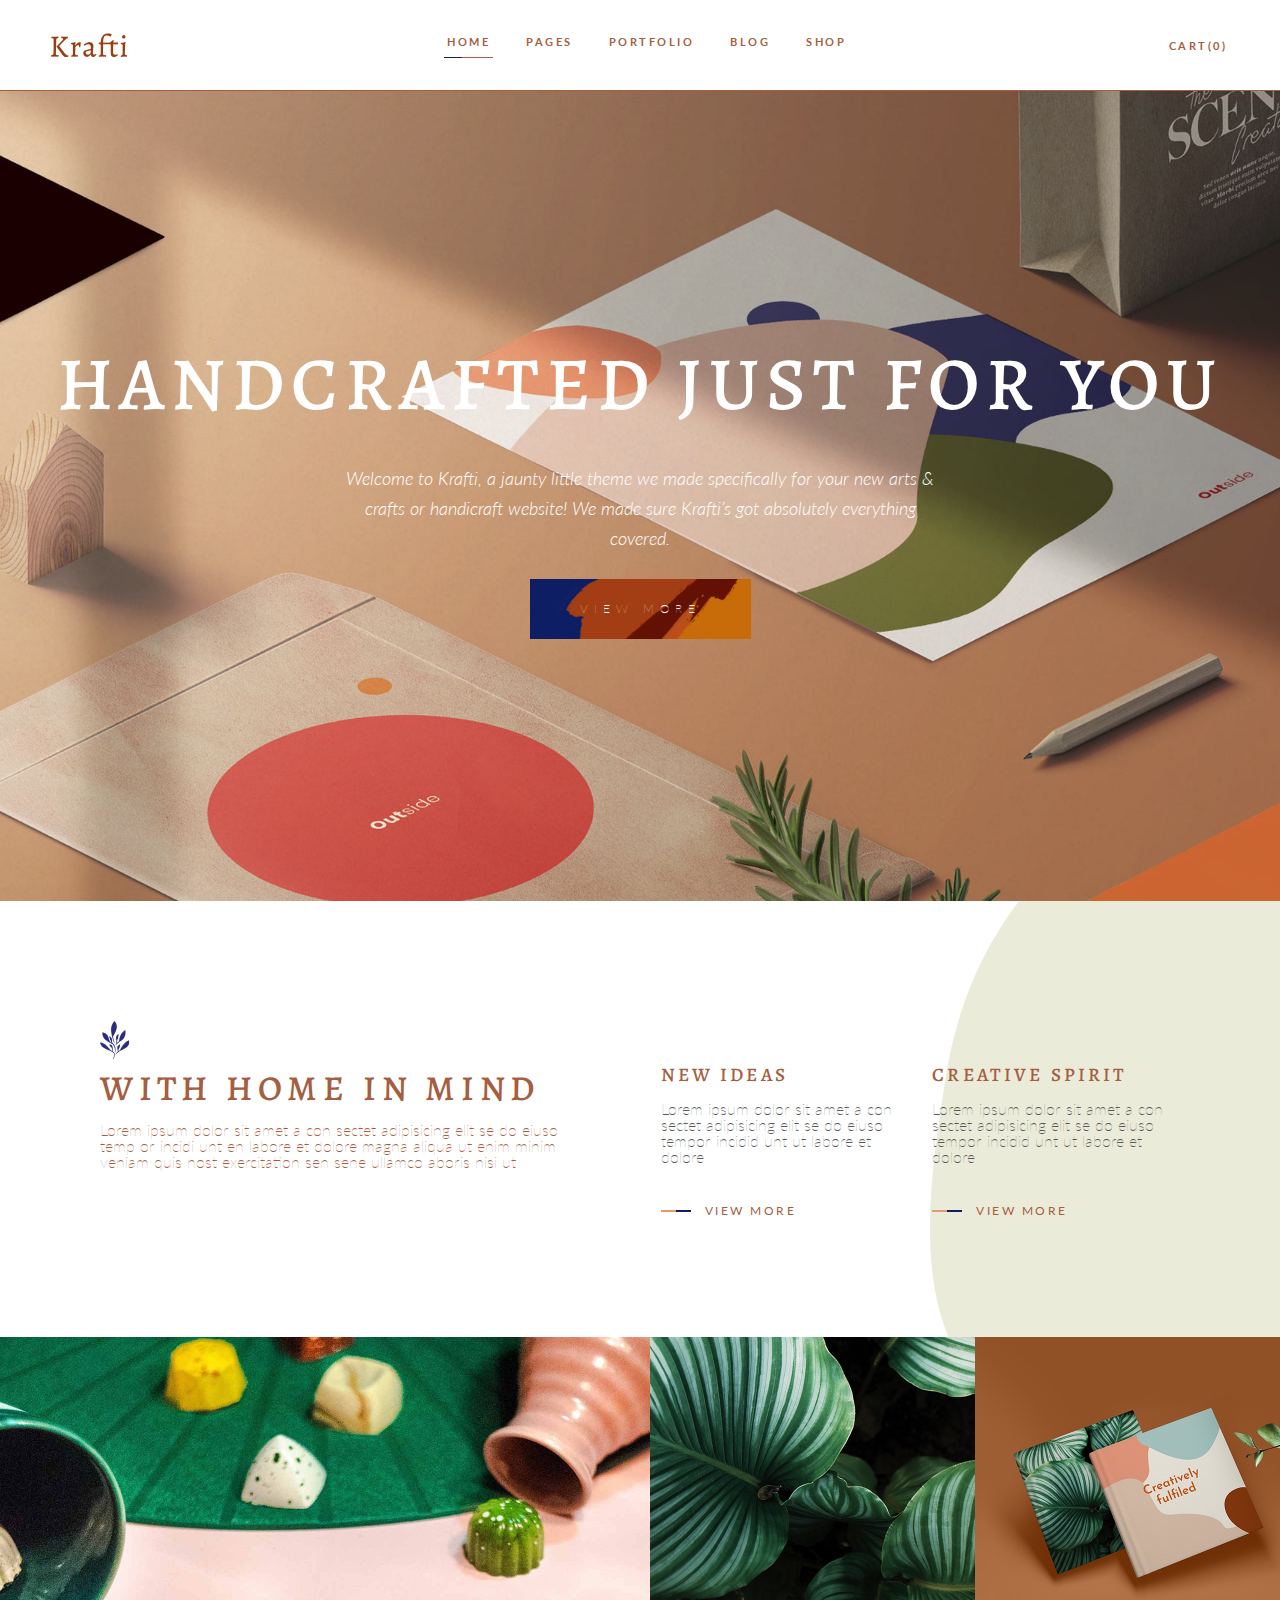
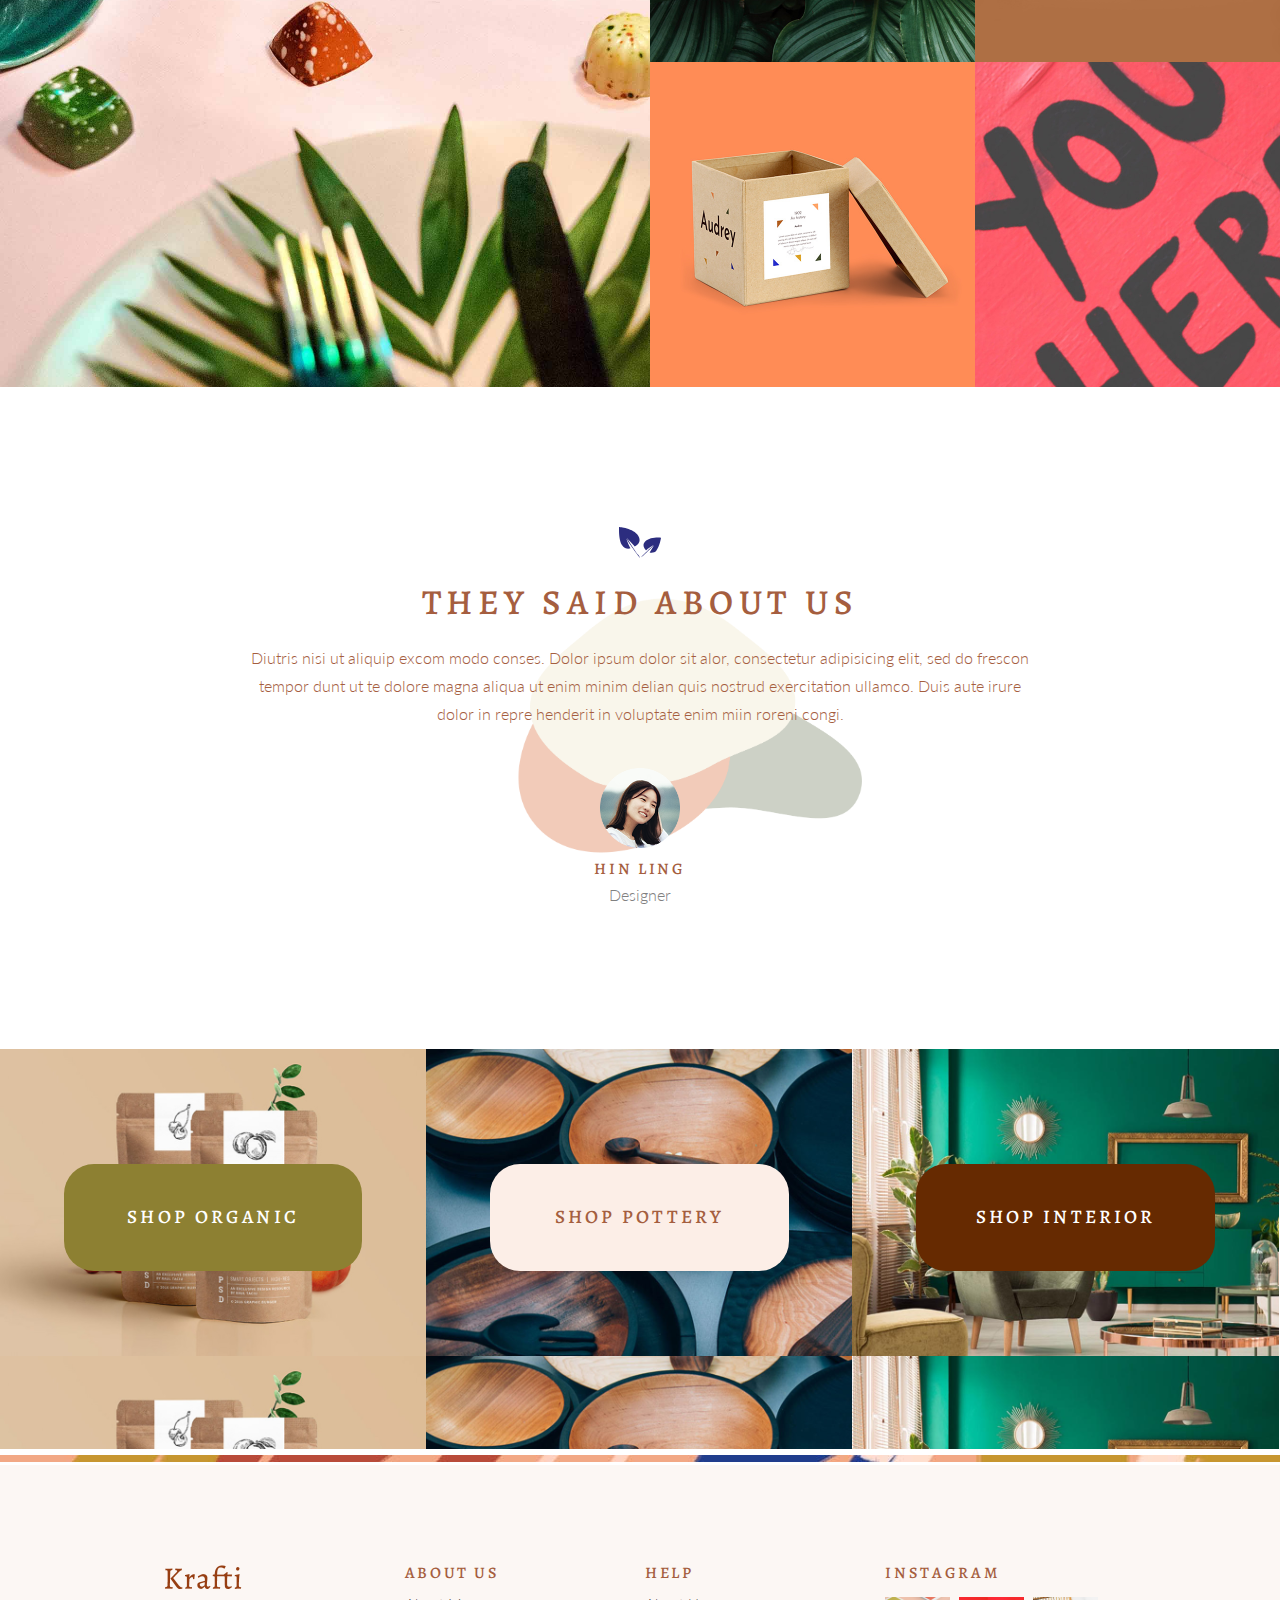
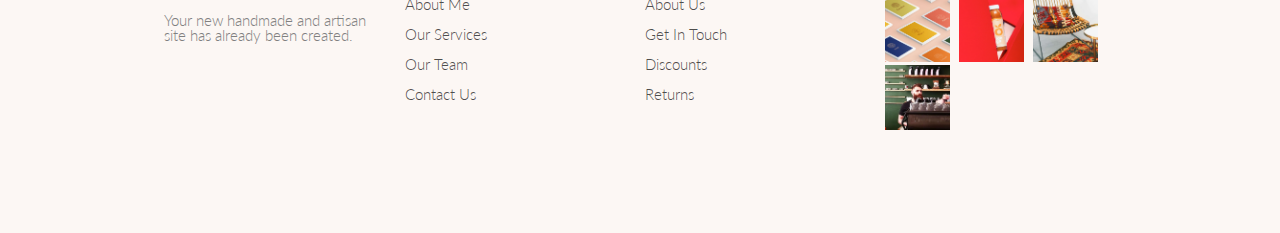
<file: Assignment_1/index.html>
<!DOCTYPE html>
<html lang="en" dir="ltr">
  <head>
    <meta charset="utf-8">
    <title>Krafti</title>
    <link rel="stylesheet" href="reset.css">
    <link rel="stylesheet" href="main.css">
  </head>
  <body>
    <header>
      <img src="images/main-logo.png" alt="Krafti Website Logo" height="25">
      <nav>
        <section class="menuitem active">
          <a href="">HOME</a>
          <div class="underline">
            <span></span>
            <span></span>
          </div>
        </section>
        <section class="menuitem">
          <a href="">PAGES</a>
          <div class="underline">
            <span></span>
            <span></span>
          </div>
        </section>
        <section class="menuitem">
          <a href="">PORTFOLIO</a>
          <div class="underline">
            <span></span>
            <span></span>
          </div>
        </section>
        <section class="menuitem dropdown">
          <a href="">BLOG</a>
          <div class="underline">
            <span></span>
            <span></span>
          </div>
          <section class="submenu">
            <p>First Option</p>
            <p>Second Option</p>
            <p>Third Option</p>
            <p>Fourth Option</p>
          </section>
        </section>
        <section class="menuitem">
          <a href="">SHOP</a>
          <div class="underline">
            <span></span>
            <span></span>
          </div>
        </section>
      </nav>
      <section class="menuitem">
        <a href="">CART(0)</a>
      </section>
    </header>

    <section id="banner">
      <h1>HANDCRAFTED JUST FOR YOU</h1>
      <p>Welcome to Krafti, a jaunty little theme we made specifically for your new arts & crafts or handicraft website! We made sure Krafti’s got absolutely everything covered.</p>
      <a href="">VIEW MORE</a>
    </section>

    <section id="about">
        <div id="aboutmain">
          <img src="svg/leaf.svg" alt="Leaf Icon">
          <h2>WITH HOME IN MIND</h2>
          <p>Lorem ipsum dolor sit amet a con sectet adipisicing elit se do eiuso temp or incidi unt en labore et dolore magna aliqua ut enim minim veniam quis nost exercitation sen sene ullamco aboris nisi ut</p>
        </div>
        <div id="aboutsub">
          <div>
            <h4>NEW IDEAS</h4>
            <p>Lorem ipsum dolor sit amet a con sectet adipisicing elit se do eiuso tempor incidid unt ut labore et dolore</p>
            <a class="animating Link" href="">
              <div>
                <span></span>
                <span></span>
                <span></span>
              </div>View More
            </a>
          </div>
          <div>
            <h4>CREATIVE SPIRIT</h4>
            <p>Lorem ipsum dolor sit amet a con sectet adipisicing elit se do eiuso tempor incidid unt ut labore et dolore</p>
            <a class="animating Link" href="">
              <div>
                <span></span>
                <span></span>
                <span></span>
              </div>View More
            </a>
          </div>
        </div>
      </section>

    <section id="collage">
      <div id="largeCollage">
        <span>
          <h6>Organic Raw</h6>
          <p>Handmade</p>
        </span>
      </div>
      <div id="smallCollage">
        <div>
          <span>
            <h6>Organic Raw</h6>
            <p>Handmade</p>
          </span>
        </div>
        <div>
          <span>
            <h6>Organic Raw</h6>
            <p>Handmade</p>
          </span>
        </div>
        <div>
          <span>
            <h6>Organic Raw</h6>
            <p>Handmade</p>
          </span>
        </div>
        <div>
          <span>
            <h6>Organic Raw</h6>
            <p>Handmade</p>
          </span>
        </div>
      </div>
    </section>
  </section>

  <section id="review">
    <img src="svg/leaf2.svg" alt="Leaf Icon">
    <h2>They said about us</h2>
    <p>Diutris nisi ut aliquip excom modo conses. Dolor ipsum dolor sit alor, consectetur adipisicing elit, sed do frescon tempor dunt ut te dolore magna aliqua ut enim minim delian quis nostrud exercitation ullamco. Duis aute irure dolor in repre henderit in voluptate enim miin roreni congi.</p>
    <div id="profile">
      <img src="images/testimonials_user.png" alt="Customer Image" height="80px" />
      <h4>HIN LING</h4>
      <p>Designer</p>
    </div>
  </section>

  <section id="shopmenu">
    <div>
      <span>SHOP ORGANIC</span>
    </div>
    <div>
      <span>SHOP POTTERY</span>
    </div>
    <div>
      <span>SHOP INTERIOR</span>
    </div>
  </section>

  <section>
    <img src="./images/product_top.jpeg" alt="">
  </section>

  <footer>
    <section id="logoFooter">
      <img src="images/main-logo.png" alt="Krafti Logo" height="25" />
      <p>Your new handmade and artisan site has already been created.</p>
    </section>
    <section>
      <h5>About Us</h5>
      <p>About Me</p>
      <p>Our Services</p>
      <p>Our Team</p>
      <p>Contact Us</p>
    </section>
    <section>
      <h5>Help</h5>
      <p>About Us</p>
      <p>Get In Touch</p>
      <p>Discounts</p>
      <p>Returns</p>
    </section>
    <section>
      <h5>Instagram</h5>
      <div>
        <img src="images/footer1.jpeg" alt="Insta" height="65px">
        <img src="images/footer2.jpeg" alt="Insta" height="65px">
        <img src="images/footer3.jpeg" alt="Insta" height="65px">
        <img src="images/footer4.jpeg" alt="Insta" height="65px">
      </div>
    </section>
  </footer>

  </body>
</html>
</file>
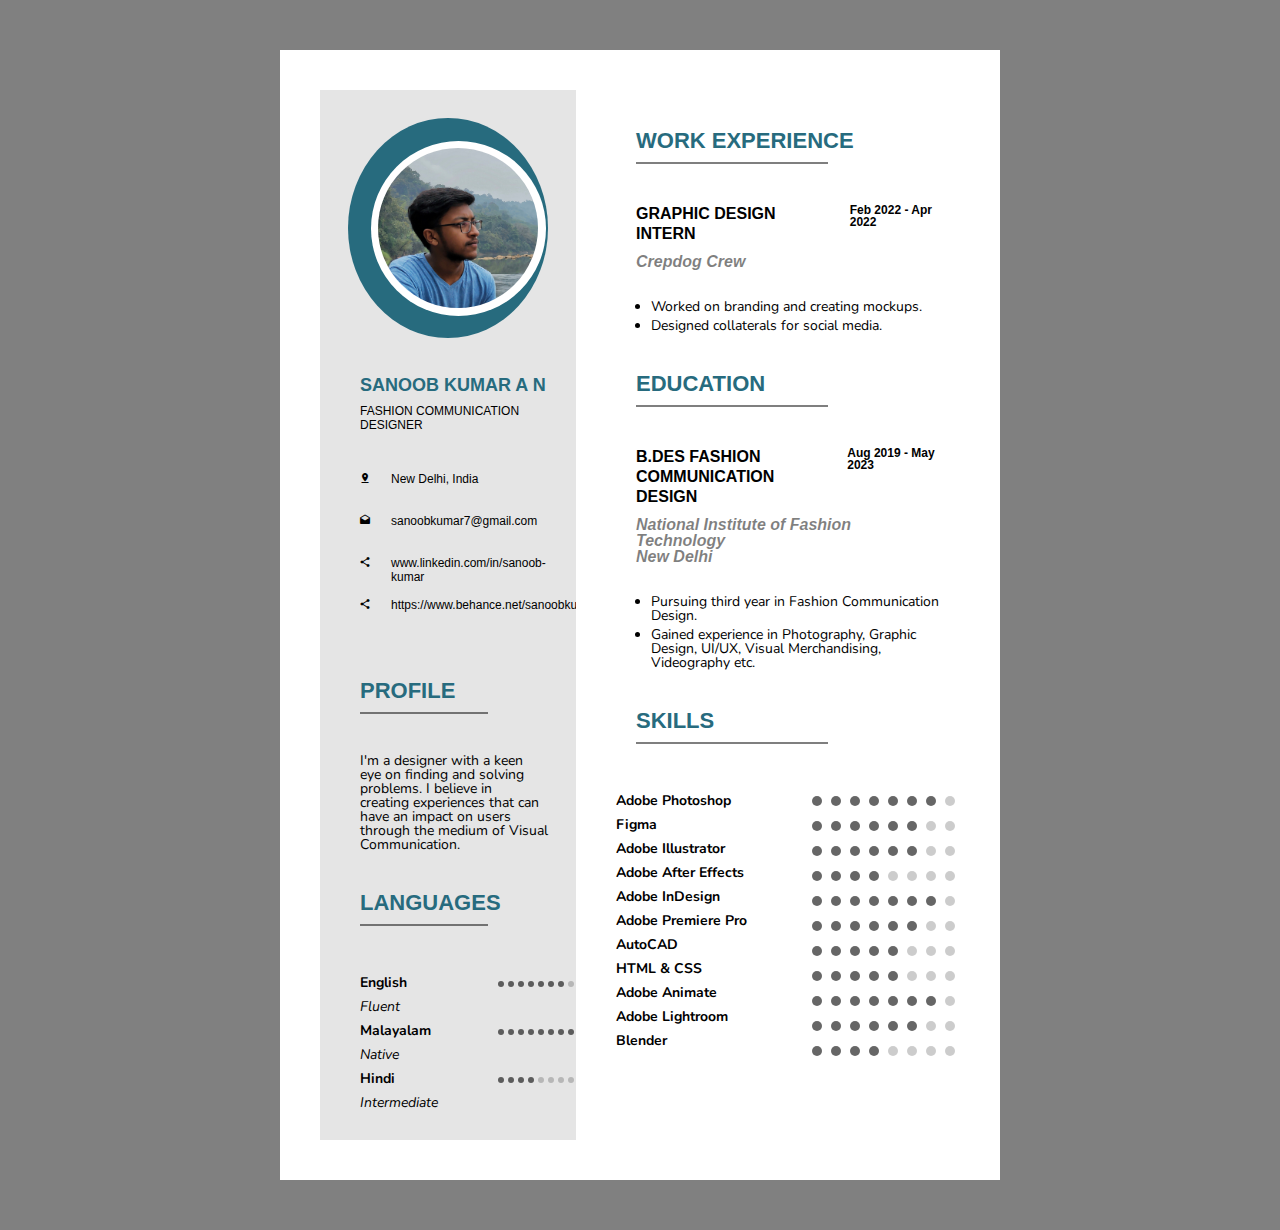
<file: Assignment_2/index.html>
<!DOCTYPE html>
<html lang="en" dir="ltr">
  <head>
    <meta charset="utf-8">
    <title>Resume</title>
    <link rel="stylesheet" href="reset.css">
    <link rel="stylesheet" href="main.css">
    <link rel="stylesheet" href="https://fonts.googleapis.com/icon?family=Material+Icons">
  </head>
  <body style="background-color:grey;">
    <header></header>
    <section class="mainpage">

<!-- LEFT CONTAINER -->
      <div class="leftcontainer">
        <div class="profilecontainer">
          <span class="bluecircle"></span>
          <span class="whitecircle"></span>
          <img src="./images/profile.jpg" alt="Profile Photo">
        </div>
        <h2 class="name">SANOOB KUMAR A N</h2>
        <h2 class="designation">FASHION COMMUNICATION DESIGNER</h2>
        <div class="aboutsection">
          <div class="about">
            <i class="material-icons" style="font-size:12px;">pin_drop</i>
            <h2 class="designation2">New Delhi, India</h2>
          </div>
          <div class="about">
            <i class="material-icons" style="font-size:12px;">drafts</i>
            <h2 class="designation2">sanoobkumar7@gmail.com</h2>
          </div>
          <div class="about">
            <i class="material-icons" style="font-size:12px;">share</i>
            <h2 class="designation2">www.linkedin.com/in/sanoob-kumar</h2>
          </div>
          <div class="about">
            <i class="material-icons" style="font-size:12px;">share</i>
            <h2 class="designation2">https://www.behance.net/sanoobkumar1</h2>
          </div>
        </div>
        <h2 class="heading2" >PROFILE</h2>
        <div class="underline2">
          <span></span>
        </div>
        <h2 class="profileabout">I'm a designer with a keen <br>
eye on finding and solving <br>
problems. I believe in <br>
creating experiences that can <br>
have an impact on users <br>
through the medium of Visual <br>
Communication.</h2>
      <h2 class="heading2" >LANGUAGES</h2>
      <div class="underline2">
        <span></span>
      </div>
      <div class="languagelist">
        <div class="languages">
          <h2 class="lname" >English</h2>
          <h2 class="llevel" >Fluent</h2>
          <h2 class="lname" >Malayalam</h2>
          <h2 class="llevel" >Native</h2>
          <h2 class="lname" >Hindi</h2>
          <h2 class="llevel" >Intermediate</h2>
        </div>
        <div class="skillstars">
          <div class="lstar1">
            <span class="dot1"></span>
            <span class="dot1"></span>
            <span class="dot1"></span>
            <span class="dot1"></span>
            <span class="dot1"></span>
            <span class="dot1"></span>
            <span class="dot1"></span>
            <span class="emptydot1"></span>
          </div>
          <div class="emptyarea">
            <span class="dotblank"></span>
          </div>
          <div class="lstar2">
            <span class="dot1"></span>
            <span class="dot1"></span>
            <span class="dot1"></span>
            <span class="dot1"></span>
            <span class="dot1"></span>
            <span class="dot1"></span>
            <span class="dot1"></span>
            <span class="dot1"></span>
          </div>
          <div class="emptyarea">
            <span class="dotblank"></span>
          </div>
          <div class="lstar3">
            <span class="dot1"></span>
            <span class="dot1"></span>
            <span class="dot1"></span>
            <span class="dot1"></span>
            <span class="emptydot1"></span>
            <span class="emptydot1"></span>
            <span class="emptydot1"></span>
            <span class="emptydot1"></span>
          </div>
      </div>
      </div>
    </div>


<!-- RIGHT CONTAINER -->
      <div class="rightcontainer">
        <h2 class="heading" >WORK EXPERIENCE</h2>
        <div class="underline">
          <span></span>
        </div>
        <div class="roleanddate">
            <h2 class="role">GRAPHIC DESIGN INTERN</h2>
            <h2 class="date">Feb 2022 - Apr 2022</h2>
        </div>
        <h2 class="company">Crepdog Crew</h2>
        <ul>
          <li>Worked on branding and creating mockups.</li>
          <li>Designed collaterals for social media.</li>
        </ul>

        <h2 class="heading" >EDUCATION</h2>
        <div class="underline">
          <span></span>
        </div>
        <div class="roleanddate">
            <h2 class="role">B.DES FASHION <br>COMMUNICATION DESIGN</h2>
            <h2 class="date">Aug 2019 - May 2023</h2>
        </div>
        <h2 class="company">National Institute of Fashion Technology <br> New Delhi</h2>
        <ul>
          <li>Pursuing third year in Fashion Communication Design.</li>
          <li>Gained experience in Photography, Graphic Design, UI/UX, Visual Merchandising, Videography etc.</li>
        </ul>

        <h2 class="heading" >SKILLS</h2>
        <div class="underline">
          <span></span>
        </div>
        <div class="skillset">
          <div class="skillnames">
            <h2 class="skillpoint" >Adobe Photoshop</h2>
            <h2 class="skillpoint" >Figma</h2>
            <h2 class="skillpoint" >Adobe Illustrator</h2>
            <h2 class="skillpoint" >Adobe After Effects</h2>
            <h2 class="skillpoint" >Adobe InDesign</h2>
            <h2 class="skillpoint" >Adobe Premiere Pro</h2>
            <h2 class="skillpoint" >AutoCAD</h2>
            <h2 class="skillpoint" >HTML & CSS</h2>
            <h2 class="skillpoint" >Adobe Animate</h2>
            <h2 class="skillpoint" >Adobe Lightroom</h2>
            <h2 class="skillpoint" >Blender</h2>
          </div>
          <div class="skillstars">
            <div class="skillstar1">
              <span class="dot"></span>
              <span class="dot"></span>
              <span class="dot"></span>
              <span class="dot"></span>
              <span class="dot"></span>
              <span class="dot"></span>
              <span class="dot"></span>
              <span class="emptydot"></span>
            </div>
            <div class="skillstar2">
              <span class="dot"></span>
              <span class="dot"></span>
              <span class="dot"></span>
              <span class="dot"></span>
              <span class="dot"></span>
              <span class="dot"></span>
              <span class="emptydot"></span>
              <span class="emptydot"></span>
            </div>
            <div class="skillstar3">
              <span class="dot"></span>
              <span class="dot"></span>
              <span class="dot"></span>
              <span class="dot"></span>
              <span class="dot"></span>
              <span class="dot"></span>
              <span class="emptydot"></span>
              <span class="emptydot"></span>
            </div>
            <div class="skillstar4">
              <span class="dot"></span>
              <span class="dot"></span>
              <span class="dot"></span>
              <span class="dot"></span>
              <span class="emptydot"></span>
              <span class="emptydot"></span>
              <span class="emptydot"></span>
              <span class="emptydot"></span>
            </div>
            <div class="skillstar5">
              <span class="dot"></span>
              <span class="dot"></span>
              <span class="dot"></span>
              <span class="dot"></span>
              <span class="dot"></span>
              <span class="dot"></span>
              <span class="dot"></span>
              <span class="emptydot"></span>
            </div>
            <div class="skillstar6">
              <span class="dot"></span>
              <span class="dot"></span>
              <span class="dot"></span>
              <span class="dot"></span>
              <span class="dot"></span>
              <span class="dot"></span>
              <span class="emptydot"></span>
              <span class="emptydot"></span>
            </div>
            <div class="skillstar7">
              <span class="dot"></span>
              <span class="dot"></span>
              <span class="dot"></span>
              <span class="dot"></span>
              <span class="dot"></span>
              <span class="emptydot"></span>
              <span class="emptydot"></span>
              <span class="emptydot"></span>
            </div>
            <div class="skillstar8">
              <span class="dot"></span>
              <span class="dot"></span>
              <span class="dot"></span>
              <span class="dot"></span>
              <span class="dot"></span>
              <span class="emptydot"></span>
              <span class="emptydot"></span>
              <span class="emptydot"></span>
            </div>
            <div class="skillstar9">
              <span class="dot"></span>
              <span class="dot"></span>
              <span class="dot"></span>
              <span class="dot"></span>
              <span class="dot"></span>
              <span class="dot"></span>
              <span class="dot"></span>
              <span class="emptydot"></span>
            </div>
            <div class="skillstar10">
              <span class="dot"></span>
              <span class="dot"></span>
              <span class="dot"></span>
              <span class="dot"></span>
              <span class="dot"></span>
              <span class="dot"></span>
              <span class="emptydot"></span>
              <span class="emptydot"></span>
            </div>
            <div class="skillstar11">
              <span class="dot"></span>
              <span class="dot"></span>
              <span class="dot"></span>
              <span class="dot"></span>
              <span class="emptydot"></span>
              <span class="emptydot"></span>
              <span class="emptydot"></span>
              <span class="emptydot"></span>
            </div>
          </div>
        </div>

      </div>
    </section>
    <footer></footer>
  </body>
</html>
</file>
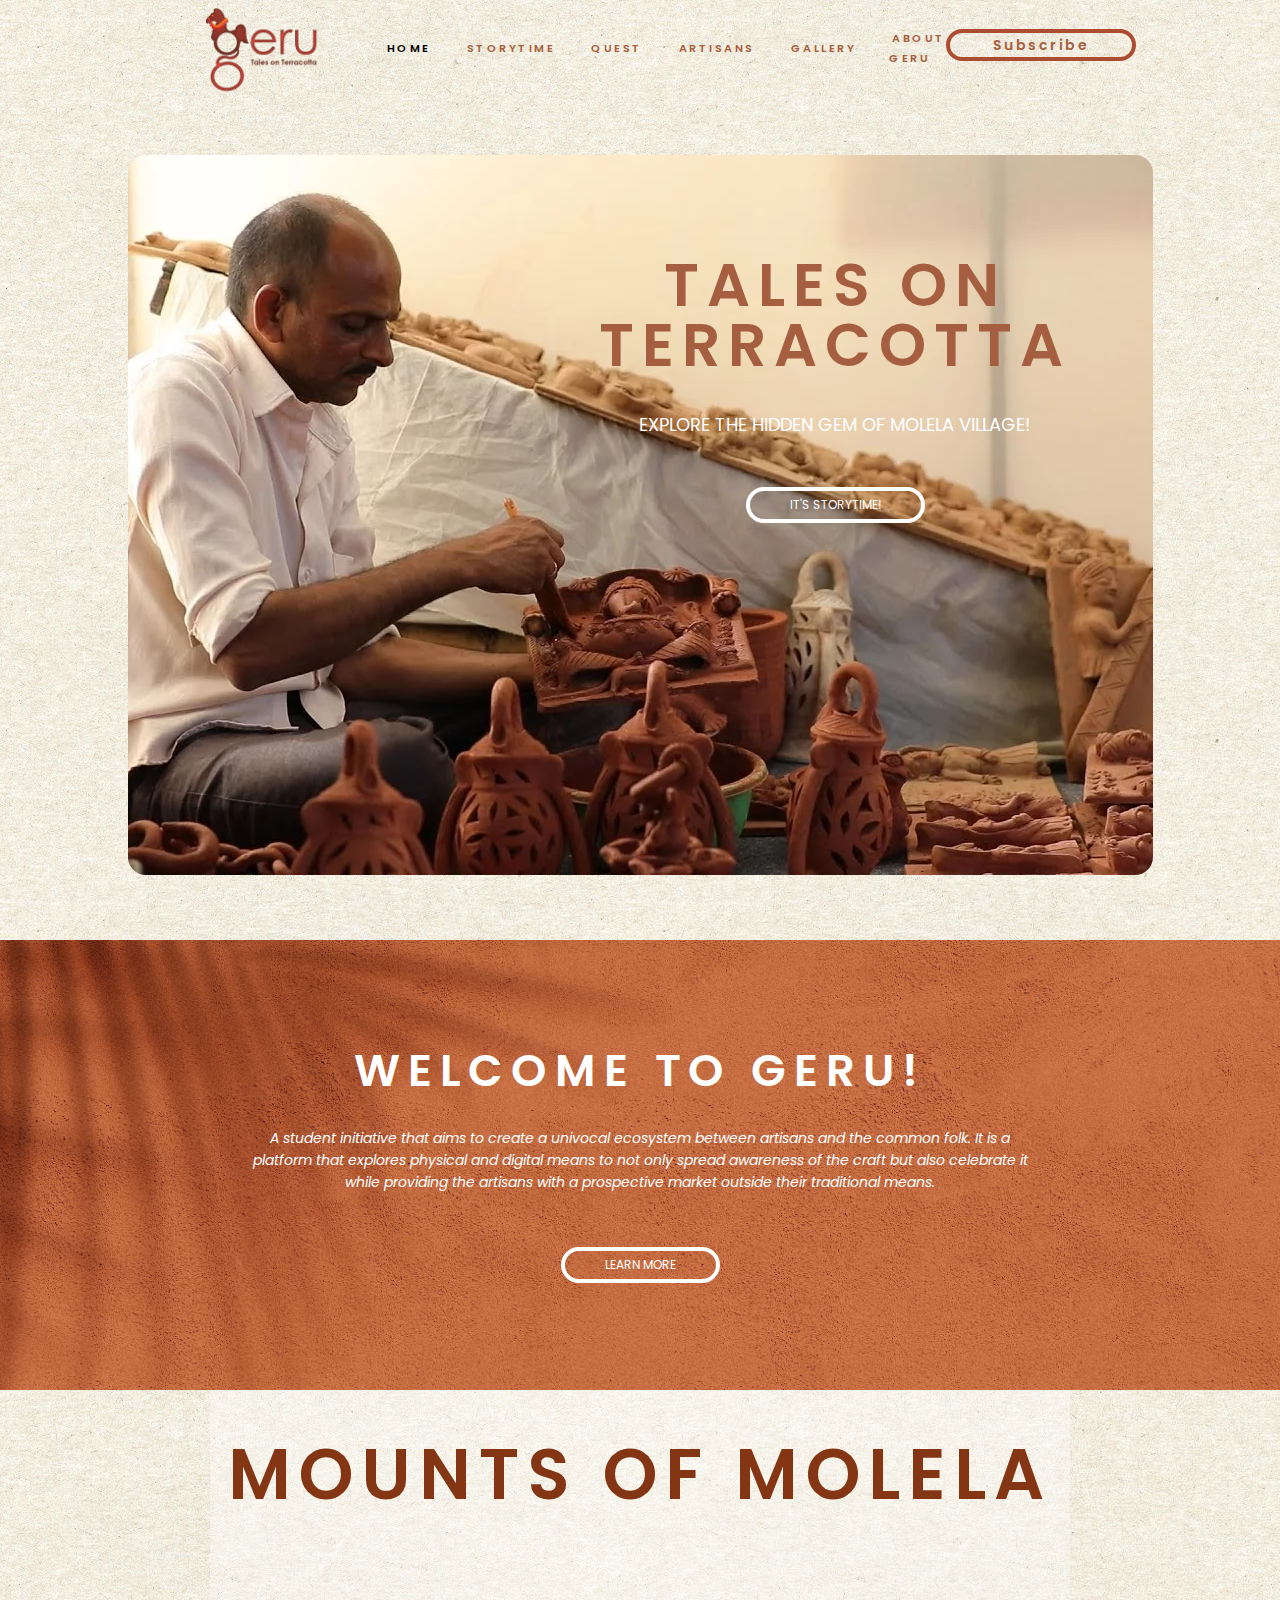
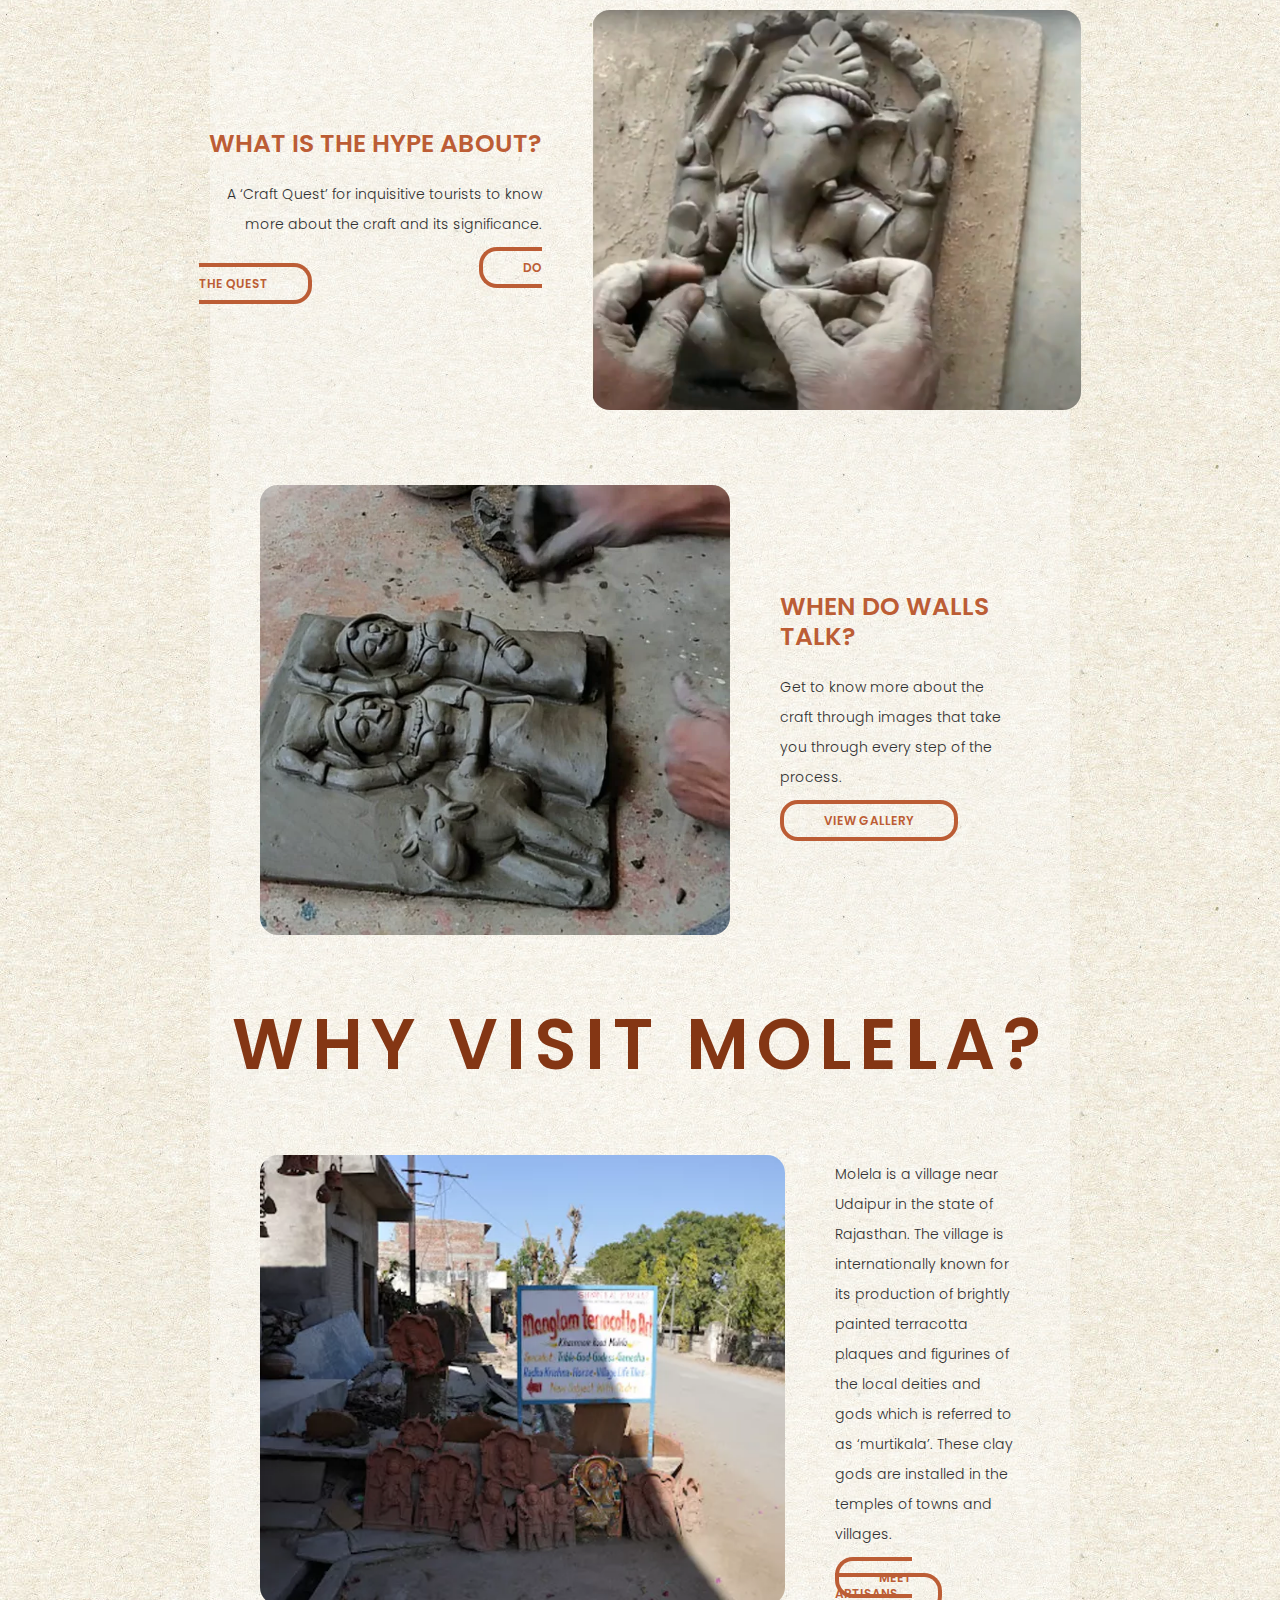
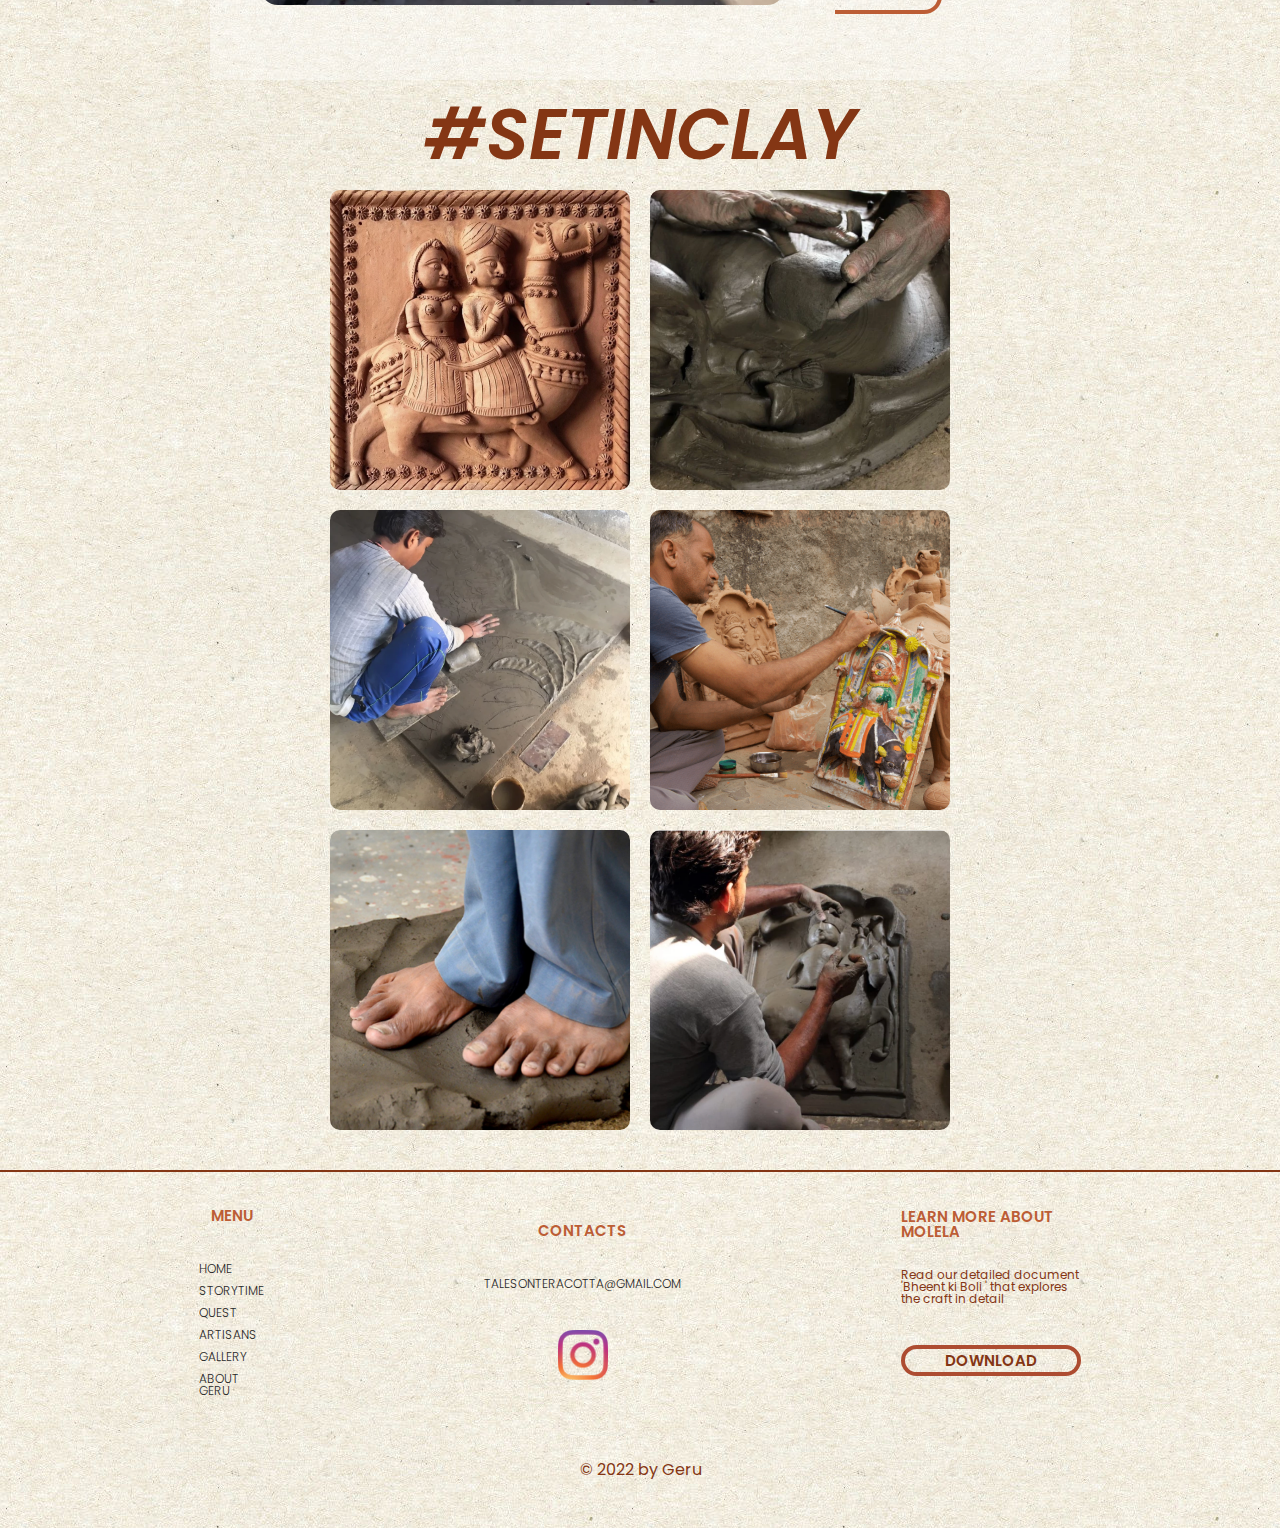
<file: Assignment_3/index.html>
<!DOCTYPE html>
<html lang="en">
<head>
    <link rel="stylesheet" href="reset.css">
    <link rel="stylesheet" href="style.css">
     <title>Geru</title>
</head>

<body>

  <header>
   <nav>
    <a href="index.html"><img src="images/Artboard.webp" class="logo" height="120" alt="Artboard"></a>
     <section class="menuItem">
        <a href="index.html" style="color: black">Home</a>
      </section>
      <section class="menuItem">
        <a href="">Storytime</a>
      </section>
      <section class="menuItem">
        <a href="">Quest</a>
      </section>
      <section class="menuItem">
        <a href="artisans.html">Artisans</a>
      </section>
      <section class="menuItem">
        <a href="gallery.html">gallery</a>
      </section>
      <section class="menuItem">
        <a href="">About Geru</a>
      </section>
    </nav>

    <section class="subscribe">
        <a class="Sb" target="_blank" href="./my_project/craft_document.pdf">Subscribe</a>
    </section>

  </header>


<section id="Hero">
    <img id="heroImage" src="images/hero.webp" alt="hero">
    <h6>tales on <br> terracotta</h6>
    <p>EXPLORE THE HIDDEN GEM OF MOLELA VILLAGE!</p>
    <a href="">It's Storytime!</a>
</section>


<section id="second">
    <h5>WELCOME TO gERU!</h5>
    <p>A student initiative that aims to create a univocal ecosystem between artisans and the common folk. It is a platform that explores physical and digital means to not only spread awareness of the craft but also celebrate it while providing the artisans with a prospective market outside their traditional means.</p>
    <a href="">Learn more</a>
</section>

<section id="third">
  <h6>Mounts of molela</h6>
  <div id="text3">
  <div id="text2">
  <h5>What is the Hype about?</h5>
  <p>A ‘Craft Quest’ for inquisitive tourists to know more about the craft and its significance.</p>
  <a href="">Do the Quest</a>
</div>
  <video id="vid1" muted autoplay loop>
    <source src="images/video.mp4" type="video/mp4">
  </video>

</div>
</section>


<section id="fourth">

<div id="text6">
    <img src="images/gimg1.webp" height="450" alt="gim">
  <div id="text5">
    <h5>WHEN DO WALLS TALK?</h5>
    <p>Get to know more about the craft through images that take you through every step of the process.</p>
    <a href="">View gallery</a>
  </div>
 </div>
 <h6>Why visit molela?</h6>

 <div id="text8">
  <img src="images/village.webp" height="450">
<div id="text7">
  <p>Molela is a village near Udaipur in the state of Rajasthan. The village is internationally known for its production of brightly painted terracotta plaques and figurines of the local deities and gods which is referred to as ‘murtikala’. These clay gods are installed in the temples of towns and villages.</p>
  <a href="">Meet Artisans</a>
</div>
</div>
</section>

<h10>#setinclay</h10>

<section class="gallery-container">

  <div class="gallery">
    <img src="images/instagram/Screenshot 2022-05-16 at 3.58.05 AM.png" />
    <img src="images/instagram/Screenshot 2022-05-16 at 3.58.38 AM.png" />
    <img src="images/instagram/Screenshot 2022-05-16 at 3.58.58 AM.png" />
    <img src="images/instagram/Screenshot 2022-05-16 at 3.59.16 AM.png" />
    <img src="images/instagram/Screenshot 2022-05-16 at 3.59.32 AM.png" />
    <img src="images/instagram/Screenshot 2022-05-16 at 4.00.10 AM.png" />
  </div>

</section>
<div id="line" ></div>

<section id="footer">


  <div id="lnks">
    <h2>menu</h2>
    <a href="">home</a>
    <a href="">Storytime</a>
    <a href="">Quest</a>
    <a href="artisans.html">Artisans</a>
    <a href="gallery.html">gallery</a>
    <a href="">About Geru</a>
  </div>
  <div id="cont">
    <h2>contacts</h2>
    <a href="">talesonteracotta@gmail.com</a>
    <a href=""><img id="ins" src="images/instagram/insta.webp"></a>
  </div>
  <div id="lern">
    <h2>learn more about molela</h2>
    <p>Read our detailed document 'Bheent ki Boli ' that explores the craft in detail</p>
    <a id="download" target="_blank" href="./my_project/craft_document.pdf">Download</a>
</div>



</section>



<p id="copyright">© 2022 by Geru</p>



</body>
</html>
</file>
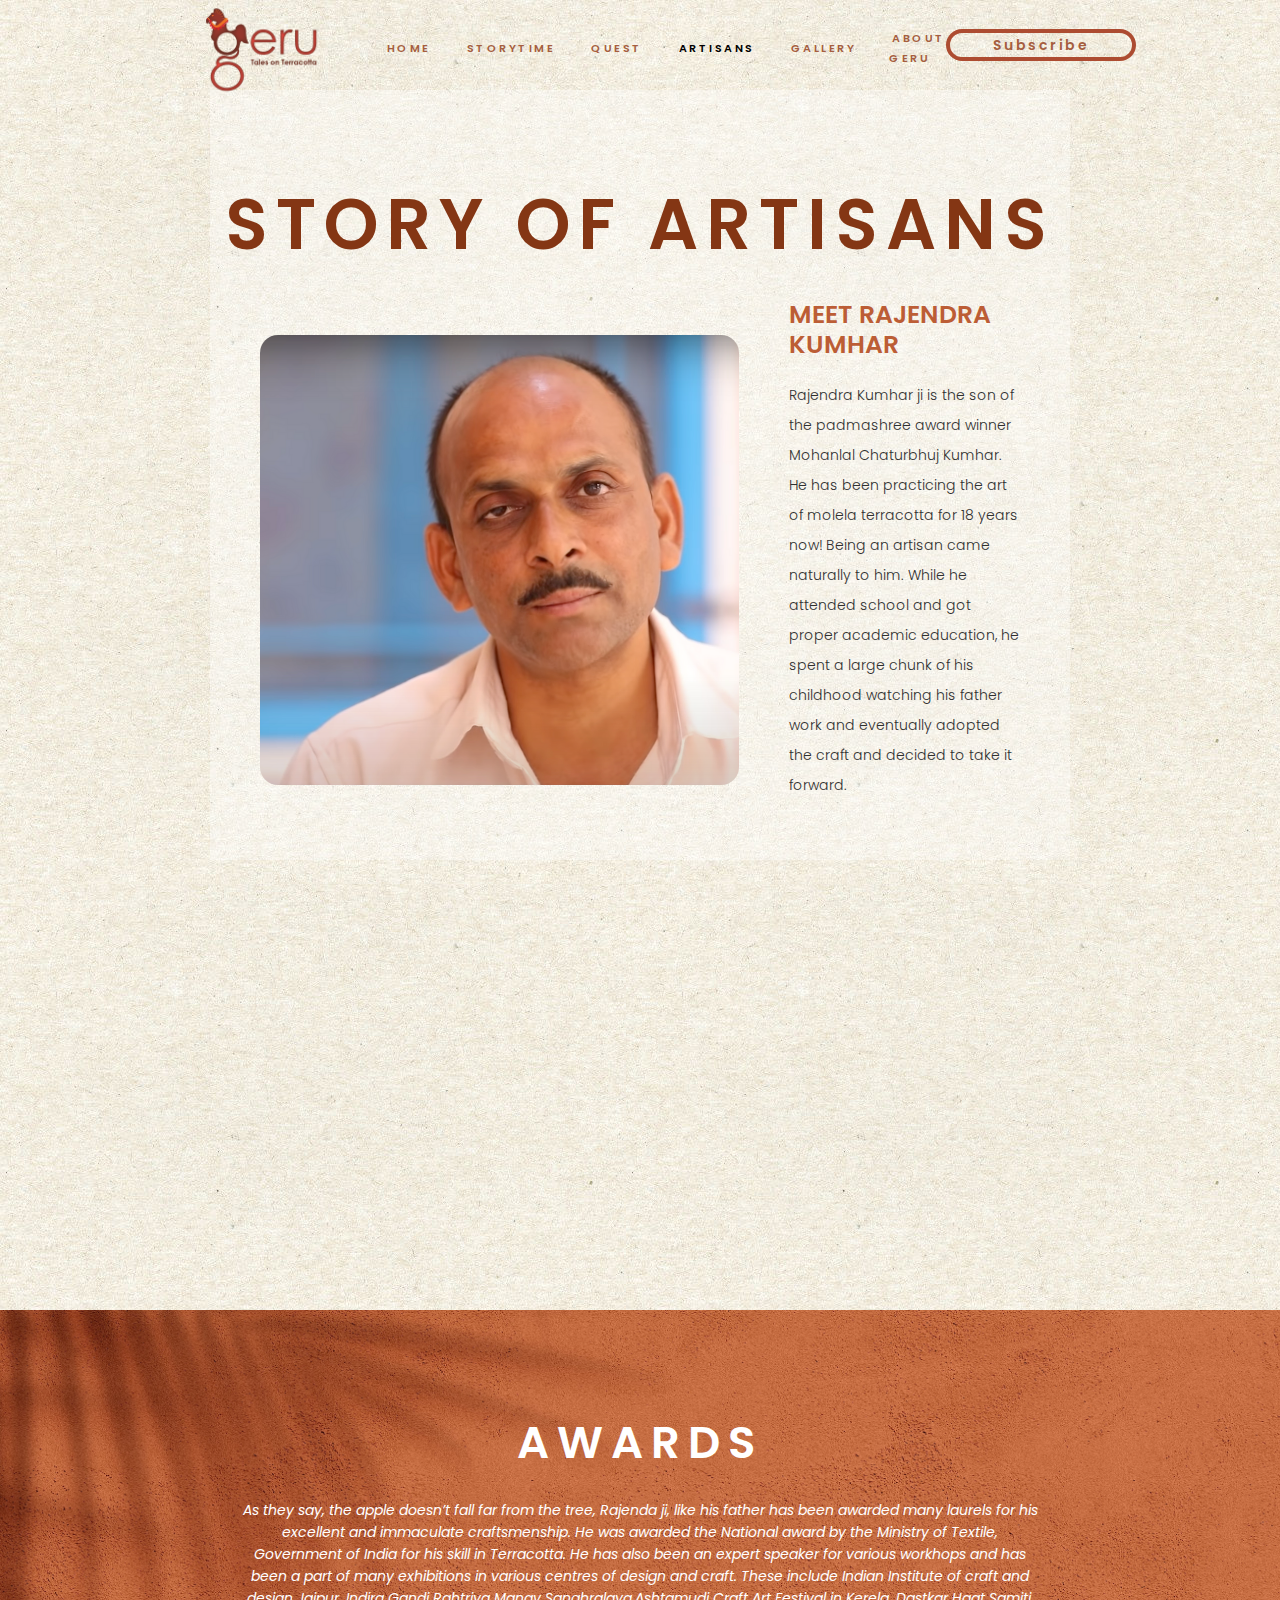
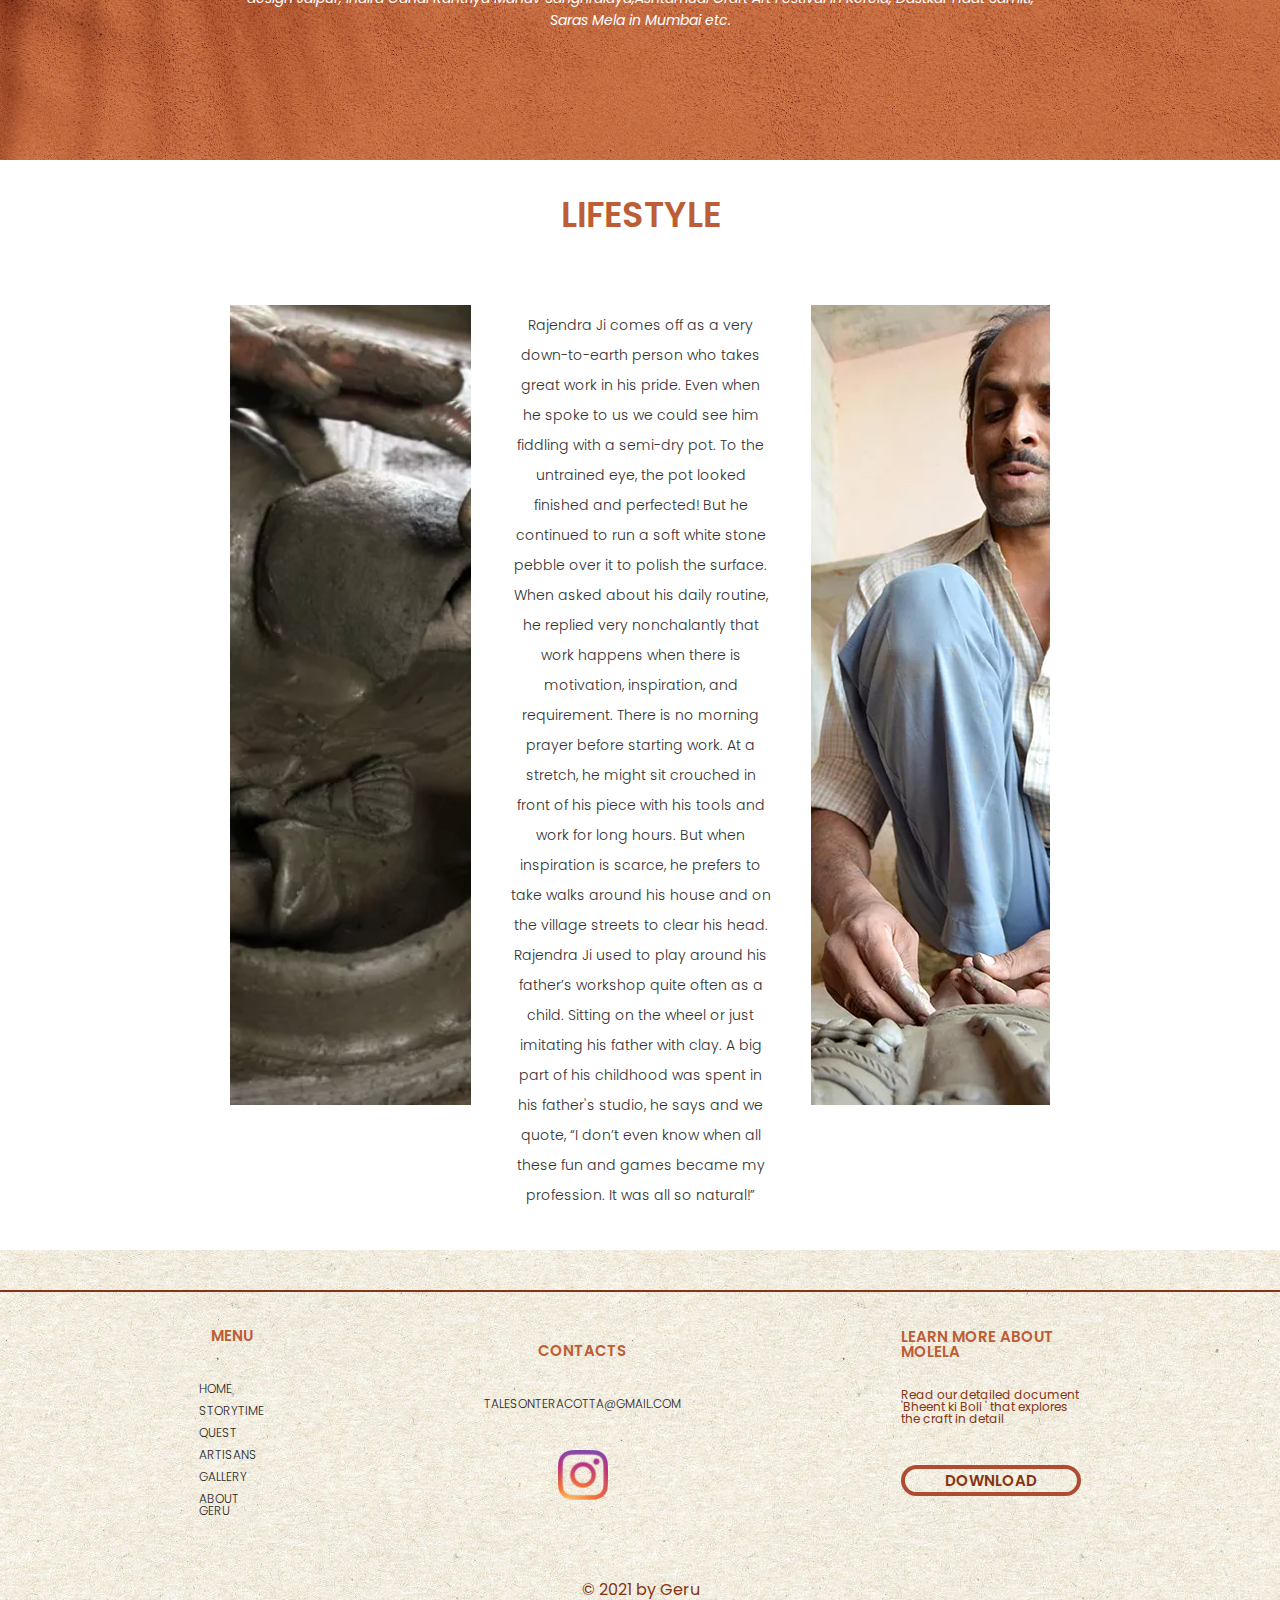
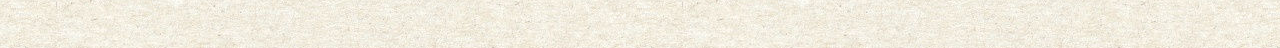
<file: Assignment_3/artisans.html>
<!DOCTYPE html>
<html lang="en">
<head>
    <link rel="stylesheet" href="reset.css">
    <link rel="stylesheet" href="style.css">
     <title>Geru</title>
</head>

<body>

    <header>
    <nav>

      <a href="index.html"><img src="images/Artboard.webp" class="logo" height="120" alt="Artboard"></a>
       <section class="menuItem">
          <a href="index.html">Home</a>
        </section>
        <section class="menuItem">
          <a href="">Storytime</a>
        </section>
        <section class="menuItem">
          <a href="">Quest</a>
        </section>
        <section class="menuItem">
          <a href="artisans.html" style="color: black">Artisans</a>
        </section>
        <section class="menuItem">
          <a href="gallery.html">gallery</a>
        </section>
        <section class="menuItem">
          <a href="">About Geru</a>
        </section>

    </nav>

    <section class="subscribe">
        <a class="Sb" target="_blank" href="./my_project/craft_document.pdf">Subscribe</a>
        <div id="Subscribe"></div>
    </section>

    </header>

<section id="fourth">
    <h6>story of artisans</h6>

 <div id="text8">
  <img src="images/rj.webp" height="450">
<div id="text7">
  <h5>Meet Rajendra Kumhar</h5>
  <p>Rajendra Kumhar ji is the son of the padmashree award winner Mohanlal Chaturbhuj Kumhar. He has been practicing the art of molela terracotta for 18 years now! Being an artisan came naturally to him. While he attended school and got proper academic education, he spent a large chunk of his childhood watching his father work and eventually adopted the craft and decided to take it forward.</p>

</div>
</div>
</section>

<iframe id="vid2"  src="https://www.youtube.com/embed/GDgfVV5aKXA" title="YouTube video player" frameborder="0" allow="accelerometer; autoplay; clipboard-write; encrypted-media; gyroscope; picture-in-picture" allowfullscreen></iframe>

<section id="second">
    <h5>Awards</h5>
    <p>As they say, the apple doesn’t fall far from the tree, Rajenda ji, like his father has been awarded many laurels for his excellent and immaculate craftsmenship. He was awarded the National award by the Ministry of Textile, Government of India for his skill in Terracotta.
        He has also been an expert speaker for various workhops and has been a part of many exhibitions in various centres of design and craft. These include Indian Institute of craft and design Jaipur, Indira Gandi Rahtriya Manav Sanghralaya,Ashtamudi Craft Art Festival in Kerela, Dastkar Haat Samiti, Saras Mela in Mumbai etc.</p>
</section>

<section id="seven">
    <img src="images/right.webp" alt="right" height="800">

    <div id="text">
    <h5>LIFESTYLE</h5>
    <p>Rajendra Ji comes off as a very down-to-earth person who takes great work in his pride. Even when he spoke to us we could see him fiddling with a semi-dry pot. To the untrained eye, the pot looked finished and perfected! But he continued to run a soft white stone pebble over it to polish the surface. When asked about his daily routine, he replied very nonchalantly that work happens when there is motivation, inspiration, and requirement. There is no morning prayer before starting work. At a stretch, he might sit crouched in front of his piece with his tools and work for long hours. But when inspiration is scarce, he prefers to take walks around his house and on the village streets to clear his head.​Rajendra Ji used to play around his father’s workshop quite often as a child. Sitting on the wheel or just imitating his father with clay. A big part of his childhood was spent in his father's studio, he says and we quote, “I don’t even know when all these fun and games became my profession. It was all so natural!”</p>
    </div>
    <img src="images/left.webp" alt="left">
</section>


<div id="line" ></div>

<section id="footer">


  <div id="lnks">
    <h2>menu</h2>
    <a href="index.html">home</a>
    <a href="">Storytime</a>
    <a href="">Quest</a>
    <a href="artisans.html">Artisans</a>
    <a href="gallery.html">gallery</a>
    <a href="">About Geru</a>
  </div>
  <div id="cont">
    <h2>contacts</h2>
    <a href="">talesonteracotta@gmail.com</a>
    <a href=""><img id="ins" src="images/instagram/insta.webp"></a>
  </div>
  <div id="lern">
    <h2>learn more about molela</h2>
    <p>Read our detailed document 'Bheent ki Boli ' that explores the craft in detail</p>
    <a  id="download" target="_blank" href="./my_project/craft_document.pdf">Download</a>
</div>



</section>



<p id="copyright">© 2021 by Geru</p>



</body>
</html>
</file>
<file: Assignment_1/main.css>
@import url('https://fonts.googleapis.com/css2?family=Alegreya:wght@400;500;700&family=Lato:wght@300;400;700&display=swap');

header {
  display: flex;
  height: 90px;
  justify-content: space-between;
  align-items: center;
  padding: 0 50px;
  border-bottom: 1px solid #a55e3f;
  background-color: white;
}

header nav {
  display: flex;
  gap: 30px;
  position: relative;
}

header a {
  font-family: 'Lato';
  text-decoration: none;
  font-size: 11px;
  font-weight: 700;
  letter-spacing: 2.5px;
  color: #a55e3f;
  padding: 0 3px;
}

header nav .menuitem {
  overflow: hidden;
}

.underline {
  display: flex;
  height: 1px;
  width: 100%;
  padding-top: 8px;
  margin-left: -100%;
  transition: all .2s;
}

.underline span:first-of-type {
  width: 37%;
  height: 100%;
  background-color: #0d1e64;
}

.underline span:last-of-type {
  width: 63%;
  height: 100%;
  background-color: #a55e3f;
}

header nav .menuitem:hover .underline {
  margin-left: 0;
}

header nav .menuitem.active .underline {
  margin-left: 0 !important;
}

.submenu {
  background-color: white;
  position: absolute;
  width: 100px;
  box-shadow: rgba(0, 0, 0, 0.1) 0px 4px 12px;
  padding: 24px 32px;
  top: 0px;
  border-bottom-right-radius: 2px;
  border-bottom-left-radius: 2px;
  transition: all .2s;
  visibility: hidden;
  opacity: 0;
}

.submenu p {
  font-family: 'Lato';
  font-weight: lighter;
  line-height: 25px;
  color: rgba(0,0,0,.60);
  font-size: 14px;
  margin-bottom: 12px;
  transition: all .2s;
  cursor: pointer;
}

.submenu p:hover {
  color: rgba(0,0,0,.85);
}

nav .menuitem.dropdown:hover .submenu {
  top: 59px;
  visibility: visible;
  opacity: 1;
}

section#banner {
  background-image: url(./images/banner.jpeg);
  height: 90VH;
  background-size: cover;
  background-position: center center;
  display: flex;
  flex-flow: column;
  justify-content: center;
  align-items: center;
  gap: 34px;
}

#banner h1 {
  font-family: 'Alegreya', serif;
  font-weight: 500;
  letter-spacing: .165em;
  margin-bottom: 16px;
  font-size: 75px;
  color: white;
  letter-spacing: 8px;
  margin-bottom: 15px;
  letter-spacing: 7px;
  line-height: 60px;
  font-weight: 500;

}

#banner p {
  font-family: 'Lato', sans-serif;
  font-size: 18px;
  font-weight: 300;
  color: white;
  font-size: 18px;
  width: 800px;
  text-align: center;
  line-height: 30px;
  font-style: italic;
  margin-bottom: 20px;
  width: 605px;
  height: 62px;
}

#banner a {
  font-family: 'Lato', sans-serif;
  font-weight: lighter;
  text-decoration: none;
  text-transform: uppercase;
  color: white;
  font-size: 12px;
  letter-spacing: 6px;
  padding: 24px 50px;
  background-image: url(./images/button_background_image.jpeg);
  background-repeat: no-repeat;
  background-position: center center;
  background-size: cover;
  background-size: auto 62px ;
  transition: all .2s;
}

#banner a:hover {
  background-position: 47% 50%;
}

#about {
  position: relative;
  margin: 0 auto;
  padding: 120px 0;
  display: flex;
  gap: 100px;

}

#about:before {
  content: '';
  background-image: url(./svg/vector1.svg);
  background-size: cover;
  position: absolute;
  top: 0;
  right: 0;
  width: 700px;
  height: 700px;
  background-repeat: no-repeat;
  background-position: 350px -170px;
  z-index: -1;
}

#about a {
  font-family: 'Lato';
  color: #a55e3f;
  font-weight: 12;
}

#aboutmain {
  width: 1300px;
  margin: 0 auto;
  margin-left: 100px;
  gap: 100px;
}

#aboutmain h2 {
  font-family: 'Alegreya', serif;
  color: #a55e3f;
  font-weight: 500;
  letter-spacing: .165em;
  margin-bottom: 16px;
  font-size: 35px;
  margin-top: 8px;
}

#aboutmain p{
  font-family: 'Lato';
  color: #a55e3f;
  font-weight: 16;
}

#aboutsub h4 {
  font-family: 'Alegreya', serif;
  color: #a55e3f;
  font-weight: 500;
  letter-spacing: .165em;
  margin-bottom: 16px;
  font-size: 19px;
}

#aboutsub {
  display: flex;
  gap: 24px;
  margin-top: 45px;
  margin-right: 100px;
}

#aboutsub p {
  font-family: 'Lato';
  font-weight: lighter;
  color: #58595b;
  margin-bottom: 40px;
}

#aboutsub a {
  display: flex;
  align-items: center;
  text-decoration: none;
  text-transform: uppercase;
  font-size: 12px;
  letter-spacing: 2.5px;
  color: #a55e3f;
  font-weight: 400;
}

#aboutsub a div {
  letter-spacing: 0px;
  font-size: 0px;
}

#aboutsub a div span {
  display: inline-block;
  width: 15px;
  height: 2px;
  transition: all .2s;
}

#aboutsub a div span:nth-child(1) {
  background-color: #741513;
  width: 0px;
}

#aboutsub a div span:nth-child(2) {
  background-color: #e29c6d;
}

#aboutsub a div span:nth-child(3) {
  background-color: #0d1e64;
  margin-right: 14px;
}

#aboutsub a:hover div span:nth-child(1) {
  width: 15px;
}



#collage {
width: 1300px;
height: 650px;
margin: 0 auto;
display: flex;
}

#largeCollage, #smallCollage {
position: relative;
width: 50%;
}

#largeCollage {
background-image: url(./images/collage_1.jpeg);
background-size: contain;
}
#smallCollage div:nth-child(1) {
background-image: url(./images/collage_2.jpeg);
background-size: contain;
}
#smallCollage div:nth-child(2) {
background-image: url(./images/collage_3.jpeg);
background-size: contain;
}
#smallCollage div:nth-child(3) {
background-image: url(./images/collage_4.jpeg);
background-size: contain;
}
#smallCollage div:nth-child(4) {
background-image: url(./images/collage_5.jpeg);
background-size: contain;
}

#smallCollage {
display: flex;
flex-flow: row wrap;
}

#smallCollage div {
position: relative;
width: 50%;
}

#collage span {
position: absolute;
display: block;
padding: 16px 0;
background-color: white;
text-align: center;
width: 90%;
margin-left: 5%;
opacity: 0;
bottom: 0px;
transition: all .4s;
}

#collage span h6 {
 font-family: 'Alegreya', serif;
 font-weight: 500;
 color: #a55e3f;
 letter-spacing: .165em;
 text-transform: uppercase;
 font-size: 18px;
 margin-bottom: 0px;
}

#collage span p {
  font-family: 'Lato', sans-serif;
  font-weight: 300;
  color: grey;
}

#largeCollage:hover span, #smallCollage > div:hover span {
 opacity: 1;
 bottom: 20px;
}

#review {
  position: relative;
  text-align: center;
  padding: 140px 0;
}

#review:before {
  content: '';
  display: block;
  background-image: url(./images/testimonials_bg.png);
  background-size: contain;
  background-repeat: no-repeat;
  width: 350px;
  height: 300px;
  position: absolute;
  top: 30%;
  left: 40%;
  z-index: -1;
}

#review h2 {
  font-family: 'Alegreya', serif;
  font-weight: 500;
  letter-spacing: .165em;
  color: #a55e3f;
  font-size: 35px;
  text-transform: uppercase;
  margin: 24px 0;
}

#review p {
  font-family: 'Lato', sans-serif;
  font-weight: 300;
  color: #a55e3f;
  width: 800px;
  margin: 0 auto;
  line-height: 28px;
}

#review h4{
  font-family: 'Alegreya', serif;
  font-weight: 500;
  letter-spacing: .165em;
  color: #a55e3f;
}

#review #profile {
  margin-top: 40px;
}

#review #profile img {
  margin-bottom: 10px;
}

#review #profile h4 {
  margin-bottom: 4px;
}

#review #profile p {
  color: grey;
}



#shopmenu {
  height: 400px;
  display: flex;
}

#shopmenu div {
  position: relative;
  width: 33.3%;
  height: 100%;
  overflow: hidden;
  cursor: pointer;
}

#shopmenu div:before {
  display: block;
  position: absolute;
  content: '';
  width: 100%;
  height: 100%;
  background-size: contain;
  transition: all .4s;
}

#shopmenu div:hover:before {
  transform: scale(1.03);
}

#shopmenu div:nth-child(1):before {
  background-image: url(./images/imageGallery1.jpeg);
}
#shopmenu div:nth-child(2):before {
  background-image: url(./images/imageGallery2.jpeg);
}
#shopmenu div:nth-child(3):before {
  background-image: url(./images/imageGallery3.jpeg);
}

#shopmenu div span {
  position: absolute;
  display: block;
  width: 70%;
  margin-left: 15%;
  margin-top: 27%;
  padding: 44px 0;
  text-align: center;
  background-color: grey;
  font-size: 19px;
  font-family: 'Alegreya', serif;
  font-weight: 500;
  letter-spacing: .165em;
  color: white;
  border-radius: 30px;
  z-index: 2;
}

#shopmenu div:nth-child(1) span {
  background-color: #8d8032;
}
#shopmenu div:nth-child(2) span {
  background-color: #fceee7;
  color: #a45e3f;
}
#shopmenu div:nth-child(3) span {
  background-color: #662a01;
}

footer {
  display: flex;
  justify-content: center;
  gap: 10px;
  padding: 100px 0;
  background-color: #fcf7f4;
}

footer > section {
  width: 18%;
}

#logoFooter img {
  margin-bottom: 20px;
}

#logoFooter p {
  font-family: 'Lato', sans-serif;
  font-weight: 300;
  width: 220px;
  color: grey;
  font-size: 15px;
}

footer h5 {
  font-family: 'Alegreya', serif;
  font-weight: 500;
  color: #a55e3f;
  letter-spacing: .165em;
  margin-bottom: 16px;
  text-transform: uppercase;
}

footer p {
  font-family: 'Lato', sans-serif;
  font-weight: 300;
  color: rgba(0,0,0,.7);
  margin-bottom: 15px;
  font-size: 15px;
}

footer section:last-child img {
  margin-right:5px;
}
</file>
<file: Assignment_2/main.css>
@import url('https://fonts.googleapis.com/css2?family=Nunito&display=swap');


header {
  padding-top: 50px;
}

.mainpage {
 width: 50%;
 background-color: white;
 height: 1050px;
 margin: auto;
 display: flex;
 padding: 40px;
}

/* left side of the resume */
.leftcontainer {
  background-color: rgba(0, 0, 0, 0.1);
  height: 1050px;
  width: 40%;
}

.profilecontainer {
  display: flex;
}

.bluecircle {
  height: 220px;
  width: 220px;
  background-color: #276b7e;
  border-radius: 50%;
  display: inline-block;
  margin: 28px;
}

.whitecircle {
  height: 175px;
  width: 175px;
  background-color: white;
  border-radius: 50%;
  display: inline-block;
  margin: 50.5px;
  position: absolute;
}

img {
  position:
  height: 160px;
  width: 160px;
  border-radius: 50%;
  margin: 58px;
  position: absolute;
  z-index: 1000;
}

.name {
  font-family: 'Lato',sans-serif;
  font-size: 18px;
  font-weight: bold;
  color: #276b7e;
  margin: 10px 30px 10px 40px;
}

.designation {
  font-family: 'Lato',sans-serif;
  font-size: 12px;
  color: black;
  line-height: 14px;
  margin: 0px 30px 10px 40px;
  padding-bottom: 30px;
}

.designation2 {
  font-family: 'Lato',sans-serif;
  font-size: 12px;
  color: black;
  line-height: 14px;
  margin: 0px 30px 10px 20px;
}

.about {
  display: flex;
  font-family: 'Lato',sans-serif;
  font-size: 12px;
  color: black;
}

.material-icons {
    margin: 0px 0px 30px 39px;
}

.profileabout {
  font-family: 'nunito',sans-serif;
  font-size: 14px;
  color: black;
  list-style-type: disc;
  margin: 5px 20px 0px 40px;
}

.languagelist {
  display: flex;
}

.lname {
  font-family: 'nunito',sans-serif;
  font-weight: bold;
  font-size: 14px;
  color: black;
  list-style-type: disc;
  margin: 10px 60px 0px 40px;
}

.llevel {
  font-family: 'nunito',sans-serif;
  font-style: italic;
  font-size: 14px;
  color: black;
  list-style-type: disc;
  margin: 10px 60px 0px 40px;
}

.dot1 {
  height: 6px;
  width: 6px;
  background-color: rgba(0, 0, 0, 0.6);
  border-radius: 50%;
  display: inline-block;
  margin-top: 15px;
  margin-left: 0px;
}

.emptydot1 {
  height: 6px;
  width: 6px;
  background-color: rgba(0, 0, 0, 0.2);
  border-radius: 50%;
  display: inline-block;
  margin-top: 15px;
  margin-left: 0px;
}

.dotblank {
  height: 6px;
  width: 6px;
  background-color: rgba(0, 0, 0, 0);
  border-radius: 50%;
  display: inline-block;
  margin-top: 15px;
  margin-left: 0px;
}

/* right side of the resume */
.rightcontainer {
  background-color: white;
  height: 1050px;
  width: 70%;
}

.heading {
  font-family: 'Lato',sans-serif;
  font-size: 22px;
  font-weight: bold;
  color: #276b7e;
  margin: 40px 20px 10px 60px;
}

.heading2 {
  font-family: 'Lato',sans-serif;
  font-size: 22px;
  font-weight: bold;
  color: #276b7e;
  margin: 40px 20px 10px 40px;
}

.role {
  font-family: 'Lato',sans-serif;
  font-size: 16px;
  font-weight: bold;
  color: black;
  line-height: 20px;
  margin: 0px 0px 10px 60px;
}

.date {
  font-family: 'Lato',sans-serif;
  font-size: 12px;
  font-weight: bold;
  color: black;
  margin: 0px 20px 10px 50px;
}

.roleanddate {
   display: flex;
}

.company {
  font-family: 'Lato',sans-serif;
  font-style: italic;
  font-size: 16px;
  font-weight: bold;
  color: rgba(0, 0, 0, 0.5);
  margin: 0px 20px 30px 60px;
}

li {
  font-family: 'nunito',sans-serif;
  font-size: 14px;
  color: black;
  list-style-type: disc;
  margin: 5px 20px 0px 75px;
}

.underline {
  display: flex;
  height: 2px;
  width: 50%;
  margin-left: 60px;
  margin-bottom: 40px;
}

.underline2 {
  display: flex;
  height: 2px;
  width: 50%;
  margin-left: 40px;
  margin-bottom: 40px;
}

.underline span {
  width: 100%;
  height: 100%;
  background-color: rgba(0, 0, 0, 0.5);
}

.underline2 span {
  width: 100%;
  height: 100%;
  background-color: rgba(0, 0, 0, 0.5);
}

.skillset {
  display: flex;
}

.skillpoint {
  font-family: 'nunito',sans-serif;
  font-weight: bold;
  font-size: 14px;
  color: black;
  list-style-type: disc;
  margin: 10px 60px 0px 40px;
}

.dot {
  height: 10px;
  width: 10px;
  background-color: rgba(0, 0, 0, 0.6);
  border-radius: 50%;
  display: inline-block;
  margin-top: 12px;
  margin-left: 5px;
}

.emptydot {
  height: 10px;
  width: 10px;
  background-color: rgba(0, 0, 0, 0.2);
  border-radius: 50%;
  display: inline-block;
  margin-top: 12px;
  margin-left: 5px;
}

footer {
  padding-bottom: 50px;
}
</file>
<file: Assignment_3/style.css>
@import url('https://fonts.googleapis.com/css2?family=Poppins:wght@100;200;300;600&display=swap');


html{
    background-image: url(images/bg.jpg)
}

body {
    font-family: 'Poppins', sans-serif;
    color: #843614;
  }

  header {
    display: flex;
    height: 90px;
    justify-content:center;
    align-items: center;
    padding: 0 200px;
  }

  header nav  {
    display: flex;
    align-items: center;
    justify-content: space-between;
    padding: 10px 0 10px 30px;
    font-size: 20px;
    font-weight: 600;
    gap: 30px;
  }

  header a {
    text-transform: uppercase;
    text-decoration: none;
    font-size: 11px;
    font-weight: 600;
    letter-spacing: 2.5px;
    color: #a55e3f;
    padding: 0 3px;
  }

  a:active {
    color: black;
  }

  a:hover {
    color: #843614;
  }

  .subscribe {
      border: 4px solid #ad4c31;
      border-radius: 18px;
      padding: 4px 40px;
      margin: 0 auto;
  }

  .Sb{
      text-transform: none;
      font-weight: 600;
      font-size:14px;
  }

#Hero{
  min-height: 850px;
  background-position: center;
  display: flex;
  flex-flow: column;
  justify-content: center;
  align-items: center;
  padding:0 100px;
  gap: 34px;
}

#heroImage{
    border-radius: 18px;
}

#Hero{
    position: relative;
}

#Hero h6 {
    text-transform: uppercase;
    font-weight: 600;
    position: absolute;
    font-size: 60px;
    color: #a55e3f;
    text-align: center;
    padding: 0 10px 400px 400px;
  }

  #Hero p {
    position: absolute;
    color: white;
    font-size: 18px;
    text-align: center;
    padding: 220px 10px 400px 400px;
  }

  #Hero a {
    position: absolute;
    text-decoration: none;
    text-transform: uppercase;
    color: white;
    font-size: 12px;
    border: 4px solid #ffffff;
    border-radius: 18px;
    padding: 8px 40px;
    margin: 380px 10px 400px 400px;
}

#second {
    background-image: url(images/brownbg.webp);
    height: 50VH;
    background-size: cover;
    background-position: center center;
    display: flex;
    flex-flow: column;
    justify-content: center;
    align-items: center;
    gap: 34px;
  }

  #second h5 {
    text-transform: uppercase;
    font-size: 45px;
    font-weight: 600;
    color: white;
    letter-spacing: 8px;
  }

  #second p {
    color: white;
    font-size: 14px;
    width: 800px;
    text-align: center;
    line-height: 22px;
    font-style: italic;
    margin-bottom: 20px;
  }

  #second a {
    text-decoration: none;
    text-transform: uppercase;
    color: white;
    font-size: 12px;
    border: 4px solid #ffffff;
    border-radius: 18px;
    padding: 8px 40px;
  }

h6{
    text-transform: uppercase;
    font-weight: 600;
    font-size: 70px;
    color: #843614;
    text-align: center;
    letter-spacing: 8px;
    padding-top: 50px;
}

 section#third {
  background-position: center;
  background-color: #ffffff59;
  margin:0 210px;
 }

section#third #text3{

    height: 600px;
    display: flex;
    flex-flow: row;
    justify-content: center;
    align-items: center;
    padding:0 50px;
    gap: 50px;
    }


  #third h5{
    text-transform: uppercase;
    color: #bc5d35;
    font-size: 25px;
    line-height: 30px;
    font-weight: 600;
    text-align:right;
    margin-bottom: 20px;
    }

 #third p{
    color: #303030;
    font-size: 14px;
    font-weight: 300;
    line-height: 30px;
    text-align:right;
    margin-bottom: 20px;
    }

  #text2 a{
    text-decoration: none;
    text-transform: uppercase;
    color:#bc5d35 ;
    font-size: 12px;
    font-weight: 600;
    border: 4px solid #bc5d35;
    border-radius: 18px;
    padding: 8px 40px;
    position: 40px 100px;
    margin: 0 0 0 280px;

  }

  #third #vid1{
    border-radius: 18px;
    height: 400px;
  }


  #fourth {
    background-position: center;
    background-color: #ffffff59;
    margin:0 210px;
   }
  Section#fourth #text6{
    height:400px;
    display: flex;
    flex-flow: row;
    justify-content: center;
    align-items: center;
    padding:0 50px;
    gap: 50px;
  }

  #fourth img{
    border-radius: 18px;
  }
  #fourth h6{
    padding-top:100px;
    font-weight: 600;
  }

  #text5 h5{
    text-transform: uppercase;
    color: #bc5d35;
    font-size: 25px;
    line-height: 30px;
    font-weight: 600;
    text-align:left;
    margin-bottom: 20px;
  }

  #text5 p{
    color: #303030;
    font-size: 14px;
    font-weight: 300;
    line-height: 30px;
    text-align:left;
    margin-bottom: 20px;
  }

  #text5 a{
    text-decoration: none;
    text-transform: uppercase;
    color:#bc5d35 ;
    font-size: 12px;
    font-weight: 600;
    border: 4px solid #bc5d35;
    border-radius: 18px;
    padding: 8px 40px;
    margin-top: 20px;
  }

  Section#fourth #text8{
    height:600px;
    display: flex;
    flex-flow: row;
    justify-content: center;
    align-items: center;
    padding:0 50px;
    gap: 50px;
  }



  #text7 p{
    color: #303030;
    font-size: 14px;
    font-weight: 300;
    line-height: 30px;
    max-width: 300px;
    text-rendering:inherit;
    text-align:left;
    margin-bottom: 20px;
  }

  #text7 h5{
    text-transform: uppercase;
    color: #bc5d35;
    font-size: 25px;
    line-height: 30px;
    font-weight: 600;
    text-align:left;
    margin-bottom: 20px;
  }

  #text7 a{
    text-decoration: none;
    text-transform: uppercase;
    color:#bc5d35 ;
    font-size: 12px;
    font-weight: 600;
    border: 4px solid #bc5d35;
    border-radius: 18px;
    padding: 8px 40px;
    margin-top: 20px;
  }

  #vid2{
    width: 980px;
    height: 417px;
    display:inline-block;
    justify-content: center;
    align-items: center;
    margin:0px 0px 30px calc((100% - 980px) * 0.5);

  }


  h10{

    display: flex;
    justify-content: center;
    align-items: center;
    text-transform: uppercase;
    font-weight: 600;
    font-size: 70px;
    color: #843614;
    text-align: center;
    font-style: italic;
    padding:20px 50px;
    }

  .gallery-container {
    display: flex;
    justify-content: center;
  }

  .gallery {
    width: 70%;
    display: flex;
    justify-content: center;
    align-items: center;
    flex-wrap: wrap;
    gap: 20px;
  }
  /* styling the images */
  .gallery > img {
    width: 300px;
    height: 300px;
    object-fit: cover;
    border-radius: 10px;
  }

  #line{
    display: flex;
    border-bottom: 2px solid #843614;
    justify-content:center;
    align-items:center;
    margin: 40px 0;
  }

  #seven {
    display: flex;
    flex-direction:row;
    justify-content:center;
    align-items:center;
    flex-wrap: wrap;
    background-color: #fff;
    gap: 20px;
  }

  #seven #text h5{
    text-transform: uppercase;
    color: #bc5d35;
    font-size: 35px;
    line-height: 30px;
    font-weight: 600;
    text-align:center;
    margin:40px 30px;
  }

  #seven #text p{
    color: #303030;
    font-size: 14px;
    font-weight: 300;
    line-height: 30px;
    max-width: 300px;
    text-rendering:inherit;
    text-align:center;
    padding:40px 20px;
  }


  #footer{
    height:100px;
    display: flex;
    flex-flow: row;
    justify-content: center;
    align-items: center;
    padding:0 400px;
    gap: 20px;
  }

  #footer  #lnks {
    display: flex;
    flex-direction: column;
    margin-right: 200px;
  }

  #footer  #cont{
    display: flex;
    flex-direction: column;
    justify-content: center;
    align-items: center;
    margin-left: ;
    margin-right: 100px;
  }

  #cont #ins{
    height:50px;
    width: 50px;
    margin-top: 30px;
  }

  #footer  #lern{
    display: flex;
    flex-direction: column;
    justify-content:center;
    align-items:center;
    margin-left: 100px;
  }

  #footer h2{
    text-decoration: none;
    text-transform: uppercase;
    color:#bc5d35 ;
    font-size: 15px;
    font-weight: 600;
    padding-top: 50px;
    margin: 30px auto;
  }

#footer p {
  font-size: 12px;
  padding-bottom: 20px;
}

#footer a:hover {
  color: #843614;
}


/*------gallery------*/

.flex-gallery {
  display: flex;
  flex-wrap: wrap;
}
.flex-gallery_item {
  flex-basis: 33.3%;
  flex-grow: 1;
  flex-shrink: 1;
  min-width: 33.3%;
  max-width: 66.6%;
  height: 250px;
  padding: 4px;
}
.flex-gallery_item:nth-child(6n + 5) {
  min-width: 66.6%;
  }
.flex-gallery_item img {
  width: 100%;
  height: 100%;

  object-fit: cover;
  object-position: center;
}


* {
  box-sizing: border-box;
}

.container {
  max-width: 900px;
  margin: 0 auto;
  padding: 2em;
}



/*------gallery------*/

  #footer a{
    text-decoration: none;
    text-transform: uppercase;
    color:#282828 ;
    font-size: 12px;
    font-weight: 300;
    padding-top: 10px;
  }

  #lern #download{
      border: 4px solid #ad4c31;
      border-radius: 18px;
      color:#843614;
      padding: 4px 40px;
      font-weight: 600;
      margin: 20px auto;
      font-size: 15px;
  }

  #copyright{
    display: flex;
    flex-direction: column;
    justify-content:center;
    align-items:center;
    margin-top:  150px;
    margin-bottom: 50px;
  }
</file>
